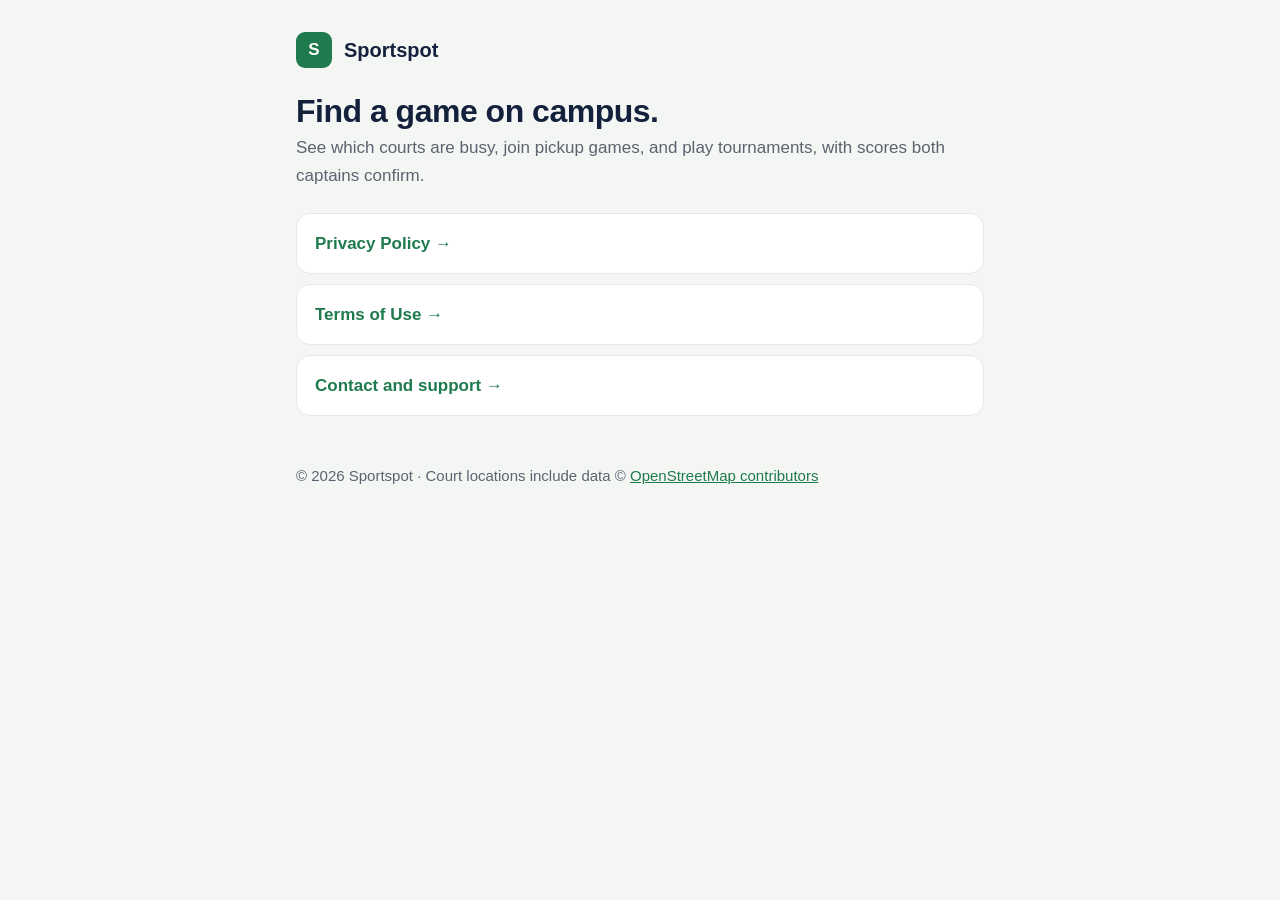
<file: index.html>
<!doctype html>
<html lang="en-GB">
<head>
<meta charset="utf-8">
<meta name="viewport" content="width=device-width, initial-scale=1">
<title>Sportspot</title>
<meta name="description" content="Find courts, see who's playing, and join pickup games and tournaments on campus.">
<link rel="stylesheet" href="style.css">
</head>
<body>
<main>
<header><div class="logo">S</div><a href="./">Sportspot</a></header>

<h1>Find a game on campus.</h1>
<p class="updated">See which courts are busy, join pickup games, and play tournaments, with
scores both captains confirm.</p>

<div class="big-links">
  <a href="privacy.html">Privacy Policy →</a>
  <a href="terms.html">Terms of Use →</a>
  <a href="mailto:sportspotuk@gmail.com">Contact and support →</a>
</div>

<footer>© 2026 Sportspot · Court locations include data © <a href="https://www.openstreetmap.org/copyright">OpenStreetMap contributors</a></footer>
</main>
</body>
</html>
</file>
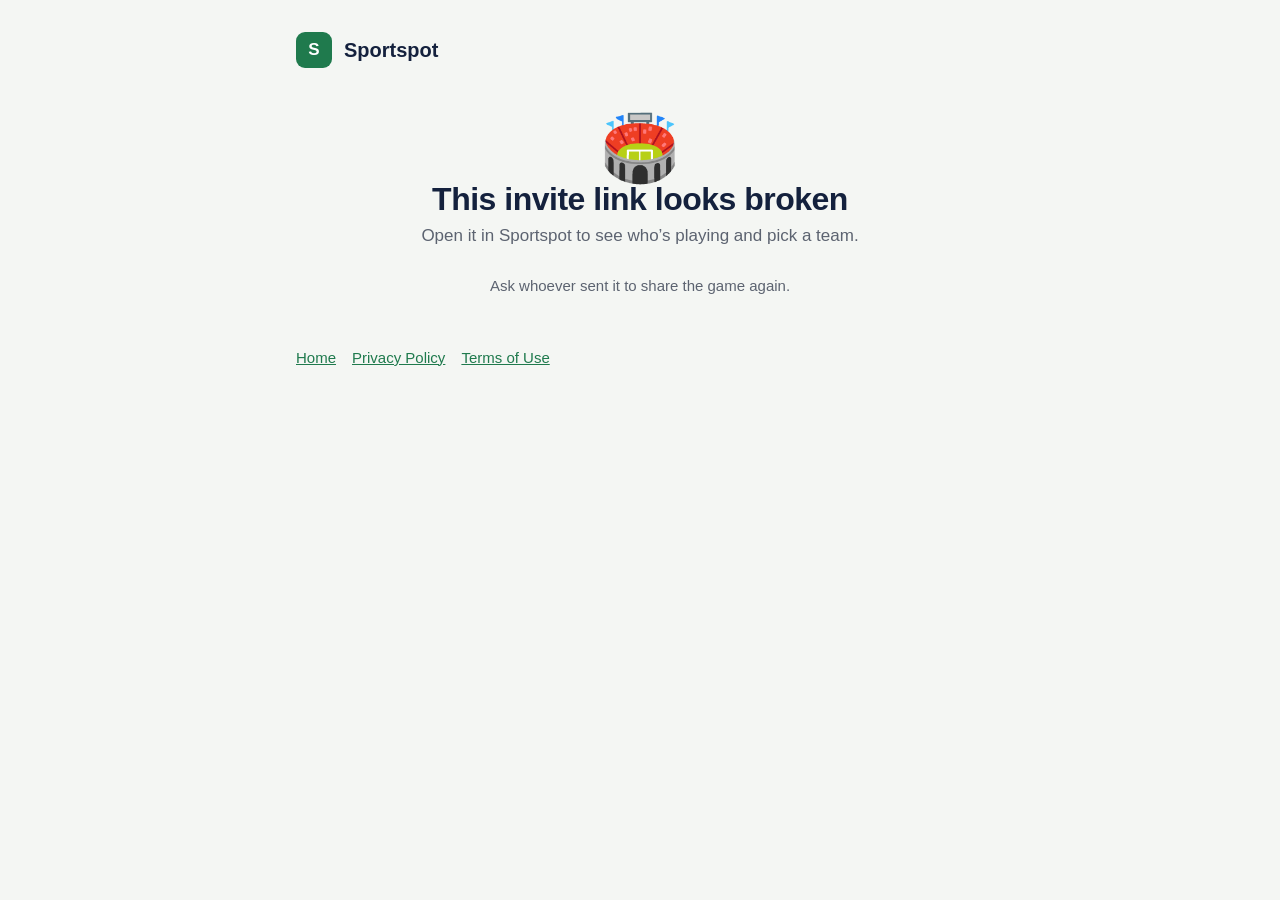
<file: join.html>
<!doctype html>
<html lang="en-GB">
<head>
<meta charset="utf-8">
<meta name="viewport" content="width=device-width, initial-scale=1">
<title>Join a game · Sportspot</title>
<meta name="description" content="You've been invited to a pickup game on Sportspot.">
<meta property="og:title" content="Join my game on Sportspot">
<meta property="og:description" content="Tap to see the game and pick a team.">
<meta name="robots" content="noindex">
<link rel="stylesheet" href="style.css">
<style>
  .invite { text-align: center; padding-top: 24px; }
  .invite .ball { font-size: 64px; line-height: 1; }
  .open { display: block; background: var(--green); color: #fff; text-decoration: none; font-weight: 800;
          font-size: 18px; border-radius: 16px; padding: 18px; margin: 28px 0 12px; }
  .note { color: var(--muted); font-size: 15px; }
  .hidden { display: none; }
</style>
</head>
<body>
<main>
<header><div class="logo">S</div><a href="./">Sportspot</a></header>

<div class="invite">
  <div class="ball">🏟️</div>
  <h1 id="title">You’re invited to a game</h1>
  <p class="updated">Open it in Sportspot to see who’s playing and pick a team.</p>
  <a class="open hidden" id="open" href="#">Open in Sportspot</a>
  <p class="note" id="note">Don’t have Sportspot yet? It’s coming soon to the App Store and Google Play.</p>
</div>

<footer><a href="./">Home</a><a href="privacy.html">Privacy Policy</a><a href="terms.html">Terms of Use</a></footer>
</main>
<script>
  // join.html?game=<id>            → sportspot://game/<id>   (the real app)
  // join.html?game=<id>&app=exp:// → that Expo Go address    (testing only)
  var q = new URLSearchParams(location.search);
  var game = (q.get('game') || '').toLowerCase();
  var app = q.get('app') || '';
  var open = document.getElementById('open');
  if (/^[0-9a-f]{8}-[0-9a-f]{4}-[0-9a-f]{4}-[0-9a-f]{4}-[0-9a-f]{12}$/.test(game)) {
    var testing = /^exps?:\/\/[^\s"'<>]+\/--\/game\/[0-9a-f-]{36}$/i.test(app);
    open.href = testing ? app : 'sportspot://game/' + game;
    if (testing) open.textContent = 'Open in Expo Go (testing)';
    open.classList.remove('hidden');
  } else {
    document.getElementById('title').textContent = 'This invite link looks broken';
    document.getElementById('note').textContent = 'Ask whoever sent it to share the game again.';
  }
</script>
</body>
</html>
</file>
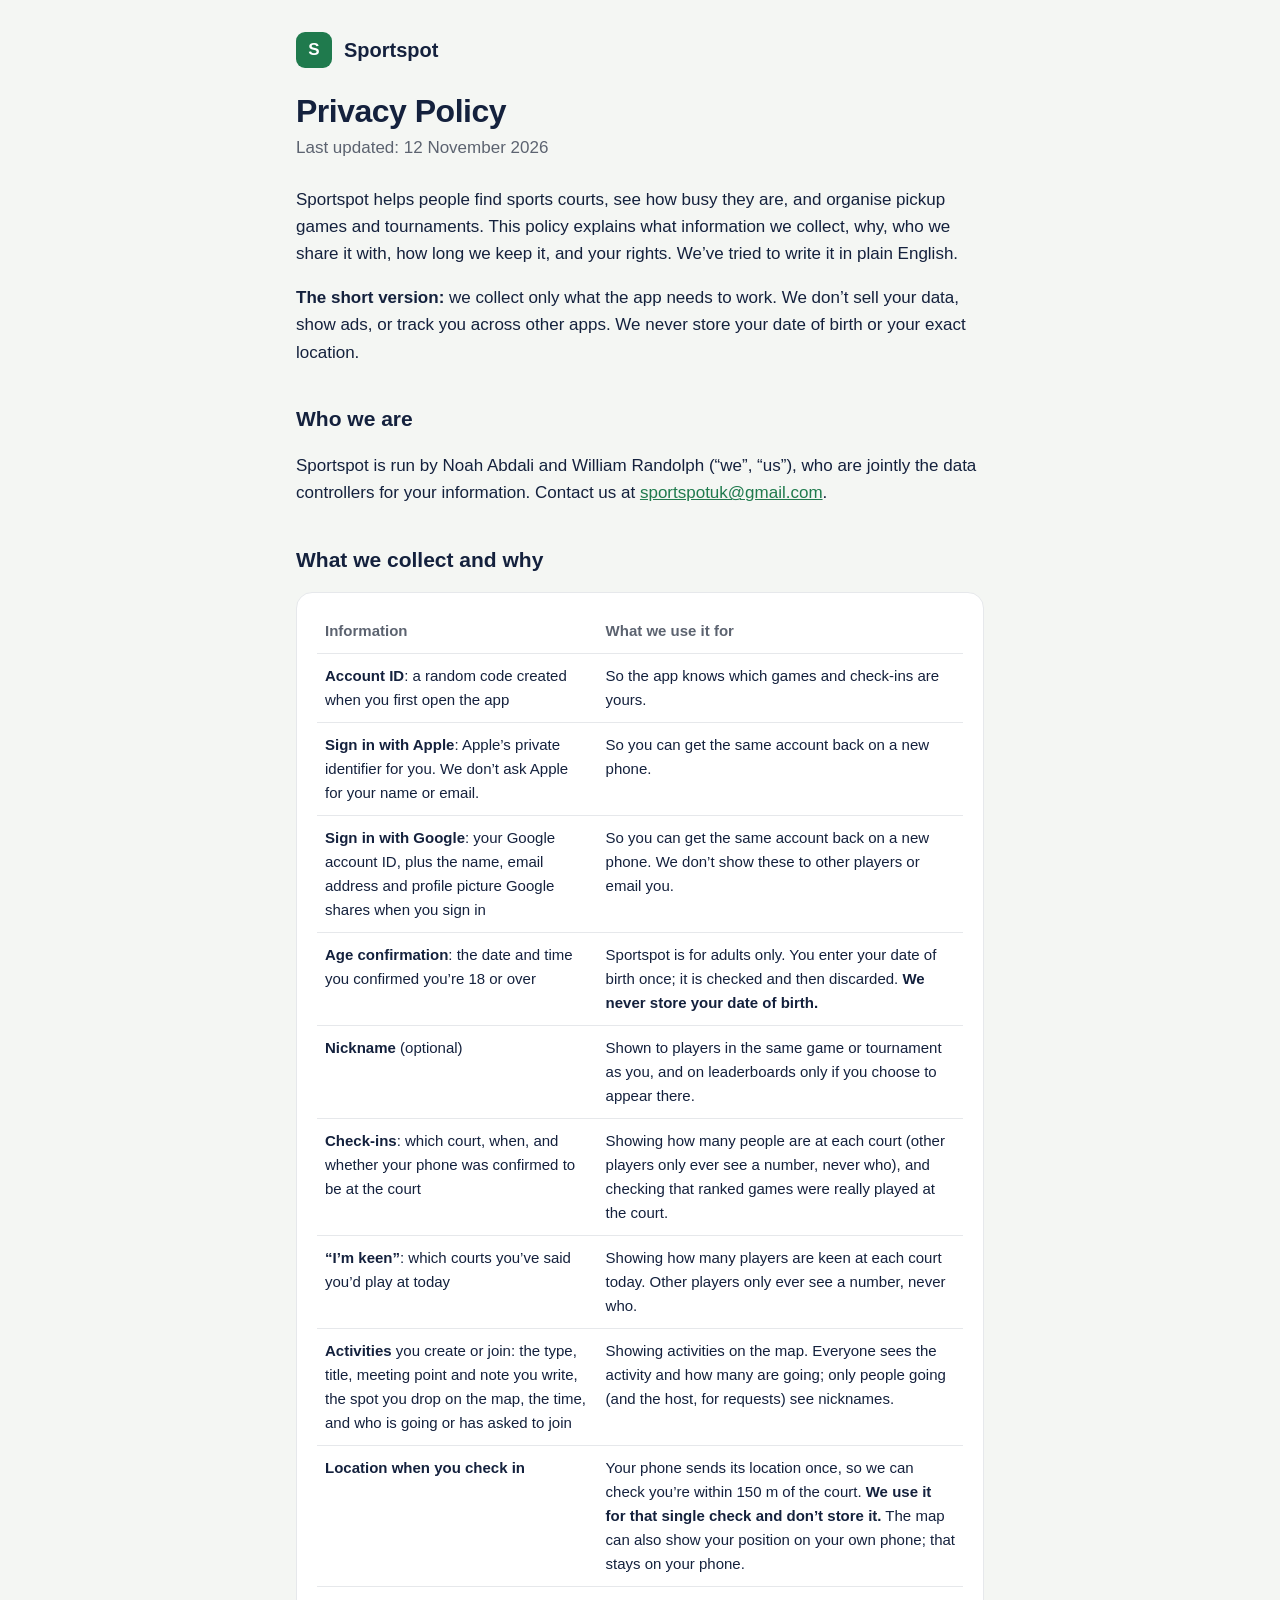
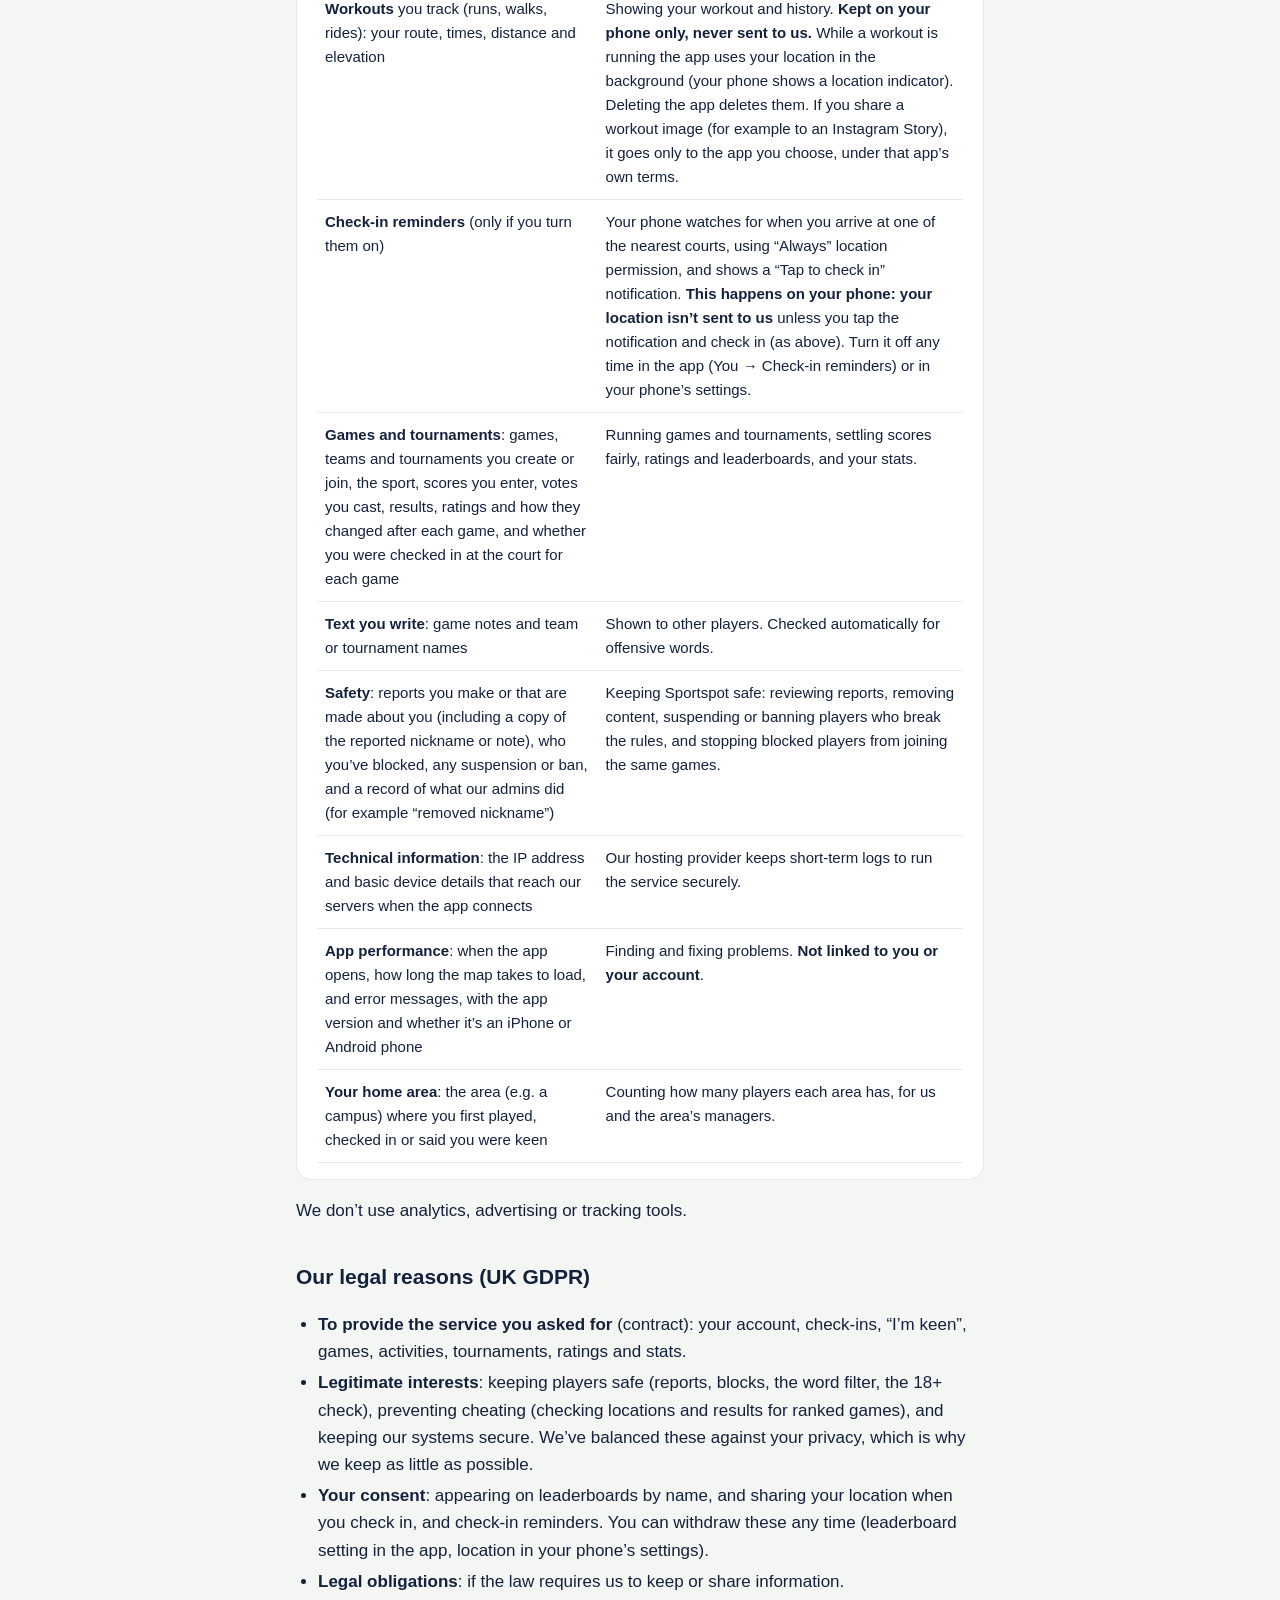
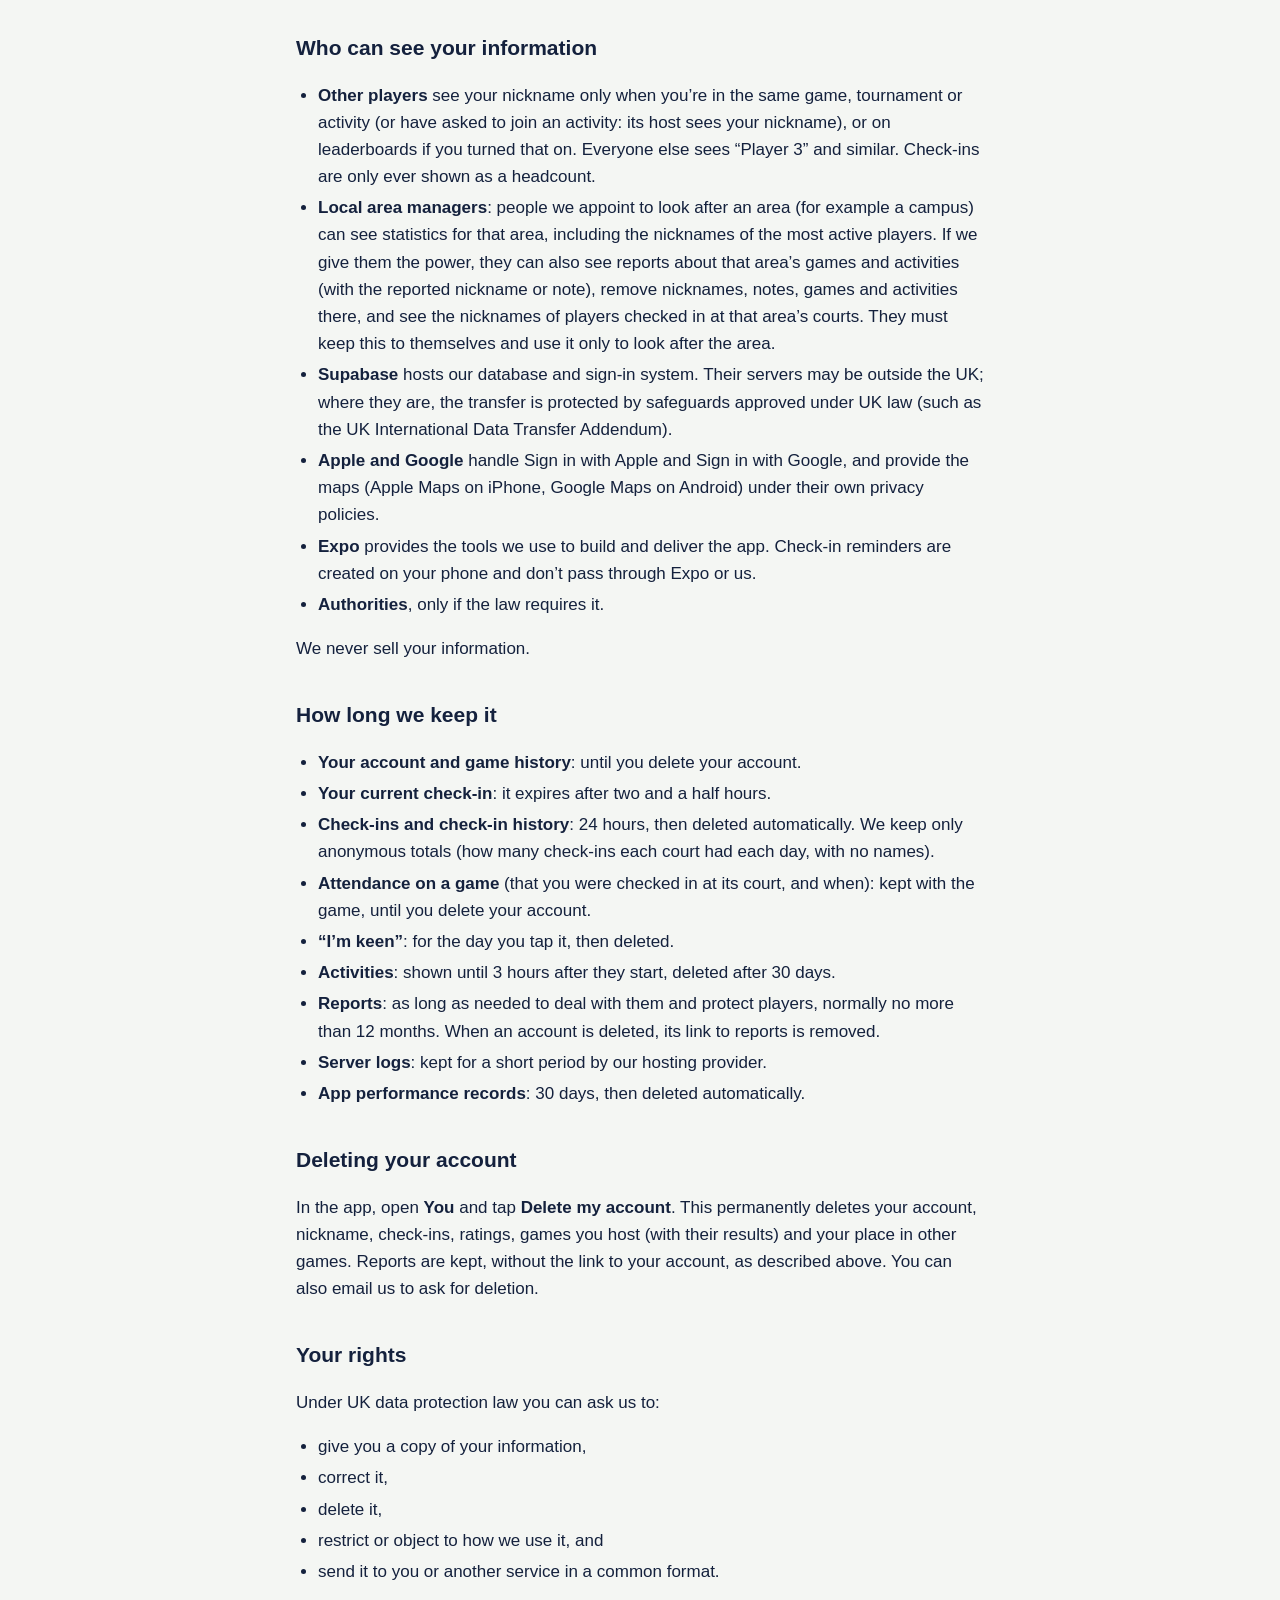
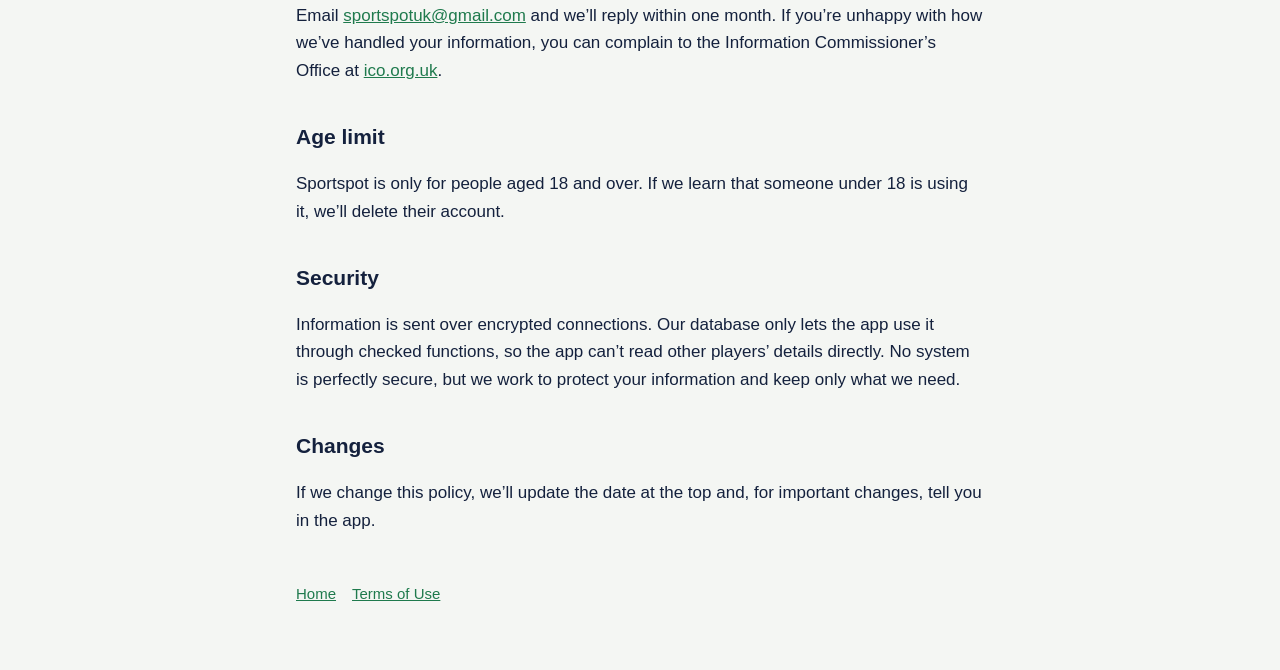
<file: privacy.html>
<!doctype html>
<html lang="en-GB">
<head>
<meta charset="utf-8">
<meta name="viewport" content="width=device-width, initial-scale=1">
<title>Privacy Policy · Sportspot</title>
<link rel="stylesheet" href="style.css">
</head>
<body>
<main>
<header><div class="logo">S</div><a href="./">Sportspot</a></header>

<h1>Privacy Policy</h1>
<p class="updated">Last updated: 12 November 2026</p>

<p>Sportspot helps people find sports courts, see how busy they are, and organise pickup games
and tournaments. This policy explains what information we collect, why, who we share it with,
how long we keep it, and your rights. We’ve tried to write it in plain English.</p>

<p><strong>The short version:</strong> we collect only what the app needs to work. We don’t sell
your data, show ads, or track you across other apps. We never store your date of birth or your
exact location.</p>

<h2>Who we are</h2>
<p>Sportspot is run by Noah Abdali and William Randolph (“we”, “us”), who are jointly
the data controllers for your information. Contact us at
<a href="mailto:sportspotuk@gmail.com">sportspotuk@gmail.com</a>.</p>

<h2>What we collect and why</h2>
<div class="card">
<table>
<tr><th>Information</th><th>What we use it for</th></tr>
<tr><td><strong>Account ID</strong>: a random code created when you first open the app</td>
    <td>So the app knows which games and check-ins are yours.</td></tr>
<tr><td><strong>Sign in with Apple</strong>: Apple’s private identifier for you. We don’t ask Apple for your name or email.</td>
    <td>So you can get the same account back on a new phone.</td></tr>
<tr><td><strong>Sign in with Google</strong>: your Google account ID, plus the name, email address and profile picture Google shares when you sign in</td>
    <td>So you can get the same account back on a new phone. We don’t show these to other players or email you.</td></tr>
<tr><td><strong>Age confirmation</strong>: the date and time you confirmed you’re 18 or over</td>
    <td>Sportspot is for adults only. You enter your date of birth once; it is checked and then
        discarded. <strong>We never store your date of birth.</strong></td></tr>
<tr><td><strong>Nickname</strong> (optional)</td>
    <td>Shown to players in the same game or tournament as you, and on leaderboards only if you
        choose to appear there.</td></tr>
<tr><td><strong>Check-ins</strong>: which court, when, and whether your phone was confirmed to be at the court</td>
    <td>Showing how many people are at each court (other players only ever see a number, never
        who), and checking that ranked games were really played at the court.</td></tr>
<tr><td><strong>“I’m keen”</strong>: which courts you’ve said you’d play at today</td>
    <td>Showing how many players are keen at each court today. Other players only ever see a
        number, never who.</td></tr>
<tr><td><strong>Activities</strong> you create or join: the type, title, meeting point and
        note you write, the spot you drop on the map, the time, and who is going or has asked to join</td>
    <td>Showing activities on the map. Everyone sees the activity and how many are going; only
        people going (and the host, for requests) see nicknames.</td></tr>
<tr><td><strong>Location when you check in</strong></td>
    <td>Your phone sends its location once, so we can check you’re within 150 m of the court.
        <strong>We use it for that single check and don’t store it.</strong> The map can also show
        your position on your own phone; that stays on your phone.</td></tr>
<tr><td><strong>Workouts</strong> you track (runs, walks, rides): your route, times, distance and
        elevation</td>
    <td>Showing your workout and history. <strong>Kept on your phone only, never sent to us.</strong>
        While a workout is running the app uses your location in the background (your phone shows
        a location indicator). Deleting the app deletes them. If you share a workout image (for example
        to an Instagram Story), it goes only to the app you choose, under that app’s own terms.</td></tr>
<tr><td><strong>Check-in reminders</strong> (only if you turn them on)</td>
    <td>Your phone watches for when you arrive at one of the nearest courts, using “Always”
        location permission, and shows a “Tap to check in” notification. <strong>This happens on
        your phone: your location isn’t sent to us</strong> unless you tap the notification and
        check in (as above). Turn it off any time in the app (You → Check-in reminders) or in
        your phone’s settings.</td></tr>
<tr><td><strong>Games and tournaments</strong>: games, teams and tournaments you create or join,
        the sport, scores you enter, votes you cast, results, ratings and how they changed after each game, and whether you were checked
        in at the court for each game</td>
    <td>Running games and tournaments, settling scores fairly, ratings and leaderboards, and your
        stats.</td></tr>
<tr><td><strong>Text you write</strong>: game notes and team or tournament names</td>
    <td>Shown to other players. Checked automatically for offensive words.</td></tr>
<tr><td><strong>Safety</strong>: reports you make or that are made about you (including a copy of
        the reported nickname or note), who you’ve blocked, any suspension or ban, and a record
        of what our admins did (for example “removed nickname”)</td>
    <td>Keeping Sportspot safe: reviewing reports, removing content, suspending or banning players
        who break the rules, and stopping blocked players from joining the same games.</td></tr>
<tr><td><strong>Technical information</strong>: the IP address and basic device details that
        reach our servers when the app connects</td>
    <td>Our hosting provider keeps short-term logs to run the service securely.</td></tr>
<tr><td><strong>App performance</strong>: when the app opens, how long the map takes to load,
        and error messages, with the app version and whether it’s an iPhone or Android phone</td>
    <td>Finding and fixing problems. <strong>Not linked to you or your account</strong>.</td></tr>
<tr><td><strong>Your home area</strong>: the area (e.g. a campus) where you first played, checked in
        or said you were keen</td>
    <td>Counting how many players each area has, for us and the area’s managers.</td></tr>
</table>
</div>

<p>We don’t use analytics, advertising or tracking tools.</p>

<h2>Our legal reasons (UK GDPR)</h2>
<ul>
<li><strong>To provide the service you asked for</strong> (contract): your account, check-ins, “I’m keen”,
    games, activities, tournaments, ratings and stats.</li>
<li><strong>Legitimate interests</strong>: keeping players safe (reports, blocks, the word filter,
    the 18+ check), preventing cheating (checking locations and results for ranked games), and
    keeping our systems secure. We’ve balanced these against your privacy, which is why we keep
    as little as possible.</li>
<li><strong>Your consent</strong>: appearing on leaderboards by name, and sharing your location
    when you check in, and check-in reminders. You can withdraw these any time (leaderboard setting in the app, location
    in your phone’s settings).</li>
<li><strong>Legal obligations</strong>: if the law requires us to keep or share information.</li>
</ul>

<h2>Who can see your information</h2>
<ul>
<li><strong>Other players</strong> see your nickname only when you’re in the same game,
    tournament or activity (or have asked to join an activity: its host sees your nickname),
    or on leaderboards if you turned that on. Everyone else sees “Player 3” and
    similar. Check-ins are only ever shown as a headcount.</li>
<li><strong>Local area managers</strong>: people we appoint to look after an area (for example a
    campus) can see statistics for that area, including the nicknames of the most active players.
    If we give them the power, they can also see reports about that area’s games and activities
    (with the reported nickname or note), remove nicknames, notes, games and activities there, and
    see the nicknames of players checked in at that area’s courts. They must keep this to
    themselves and use it only to look after the area.</li>
<li><strong>Supabase</strong> hosts our database and sign-in system. Their servers may be outside
    the UK; where they are, the transfer is protected by safeguards approved under UK law (such
    as the UK International Data Transfer Addendum).</li>
<li><strong>Apple and Google</strong> handle Sign in with Apple and Sign in with Google, and
    provide the maps (Apple Maps on iPhone, Google Maps on Android) under their own privacy
    policies.</li>
<li><strong>Expo</strong> provides the tools we use to build and deliver the app. Check-in
    reminders are created on your phone and don’t pass through Expo or us.</li>
<li><strong>Authorities</strong>, only if the law requires it.</li>
</ul>
<p>We never sell your information.</p>

<h2>How long we keep it</h2>
<ul>
<li><strong>Your account and game history</strong>: until you delete your account.</li>
<li><strong>Your current check-in</strong>: it expires after two and a half hours.</li>
<li><strong>Check-ins and check-in history</strong>: 24 hours, then deleted automatically.
    We keep only anonymous totals (how many check-ins each court had each day, with no names).</li>
<li><strong>Attendance on a game</strong> (that you were checked in at its court, and when): kept with
    the game, until you delete your account.</li>
<li><strong>“I’m keen”</strong>: for the day you tap it, then deleted.</li>
<li><strong>Activities</strong>: shown until 3 hours after they start, deleted after 30 days.</li>
<li><strong>Reports</strong>: as long as needed to deal with them and protect players, normally
    no more than 12 months. When an account is deleted, its link to reports is removed.</li>
<li><strong>Server logs</strong>: kept for a short period by our hosting provider.</li>
<li><strong>App performance records</strong>: 30 days, then deleted automatically.</li>
</ul>

<h2>Deleting your account</h2>
<p>In the app, open <strong>You</strong> and tap <strong>Delete my account</strong>. This
permanently deletes your account, nickname, check-ins, ratings, games you host (with their
results) and your place in other games. Reports are kept, without the link to your account,
as described above. You can also email us to ask for deletion.</p>

<h2>Your rights</h2>
<p>Under UK data protection law you can ask us to:</p>
<ul>
<li>give you a copy of your information,</li>
<li>correct it,</li>
<li>delete it,</li>
<li>restrict or object to how we use it, and</li>
<li>send it to you or another service in a common format.</li>
</ul>
<p>Email <a href="mailto:sportspotuk@gmail.com">sportspotuk@gmail.com</a> and
we’ll reply within one month. If you’re unhappy with how we’ve handled your information, you
can complain to the Information Commissioner’s Office at
<a href="https://ico.org.uk/make-a-complaint/">ico.org.uk</a>.</p>

<h2>Age limit</h2>
<p>Sportspot is only for people aged 18 and over. If we learn that someone under 18 is using
it, we’ll delete their account.</p>

<h2>Security</h2>
<p>Information is sent over encrypted connections. Our database only lets the app use it
through checked functions, so the app can’t read other players’ details directly. No system is
perfectly secure, but we work to protect your information and keep only what we need.</p>

<h2>Changes</h2>
<p>If we change this policy, we’ll update the date at the top and, for important changes, tell
you in the app.</p>

<footer><a href="./">Home</a><a href="terms.html">Terms of Use</a></footer>
</main>
</body>
</html>
</file>
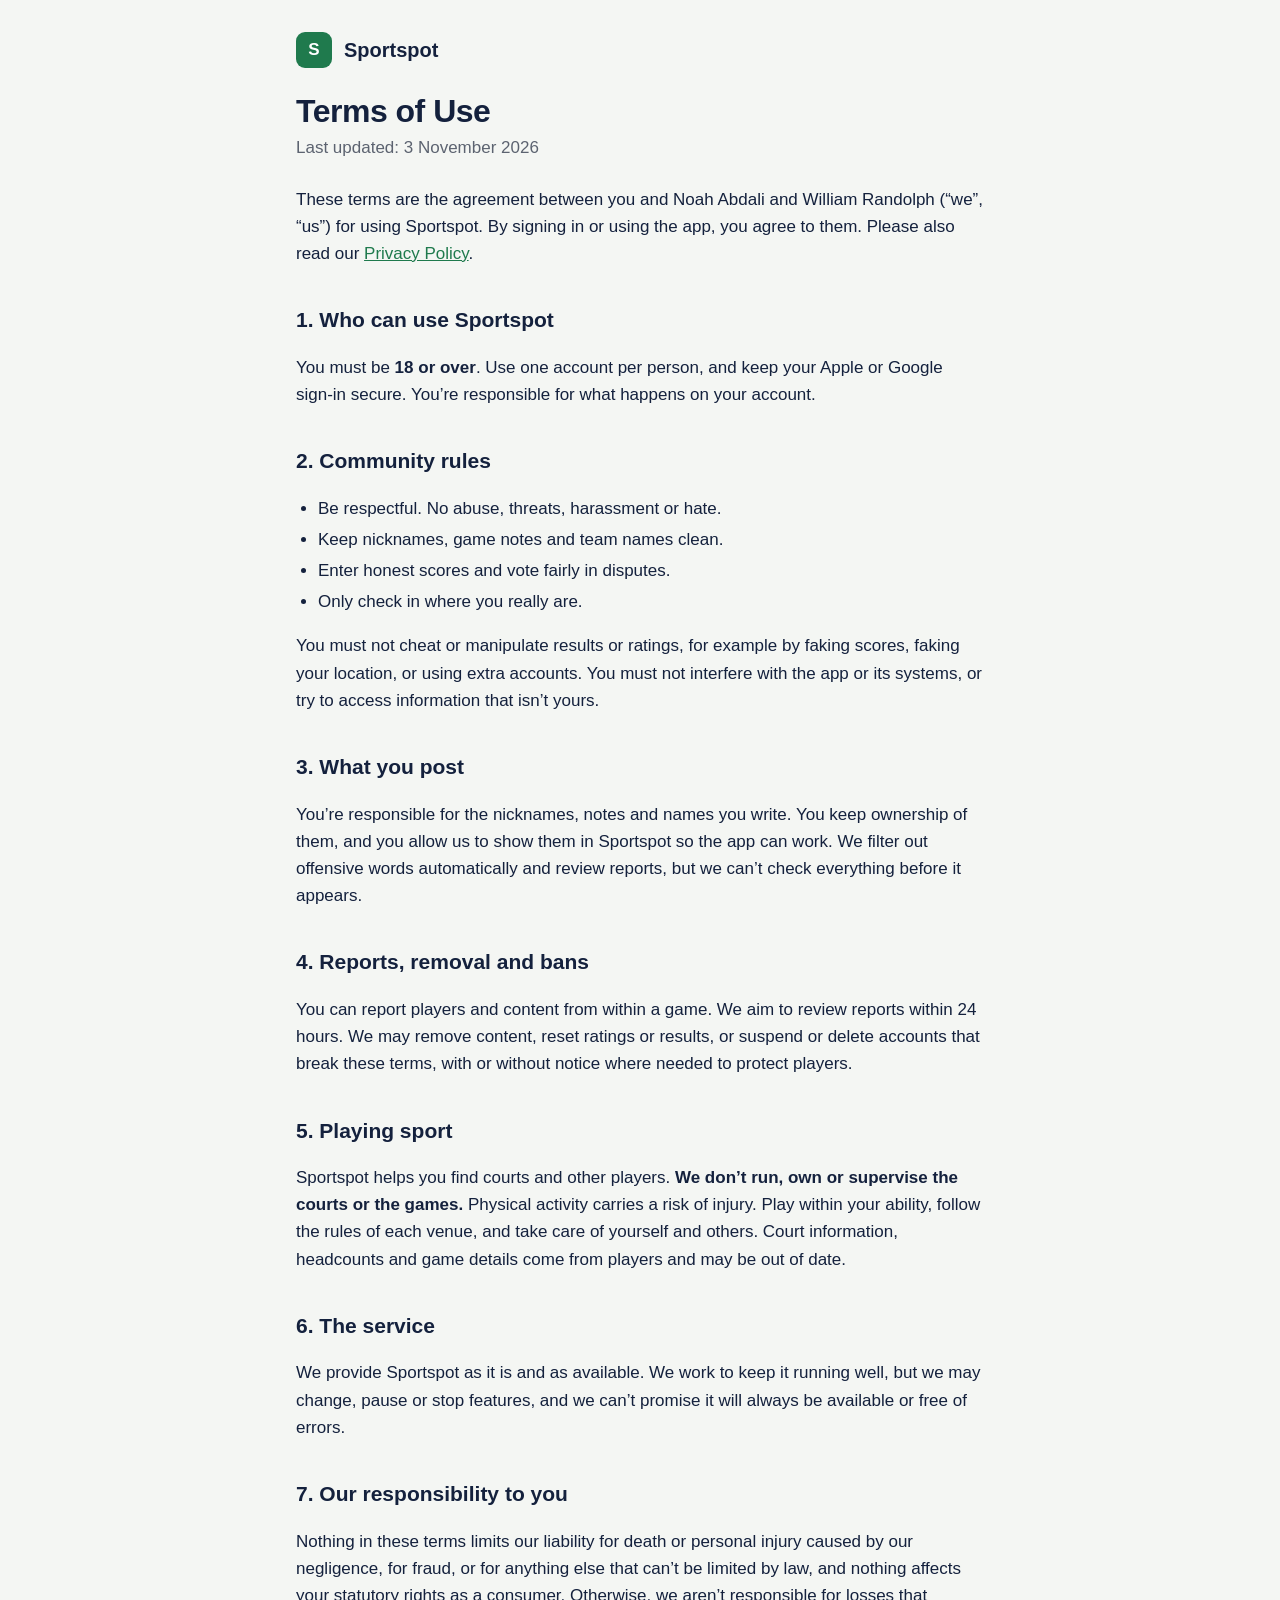
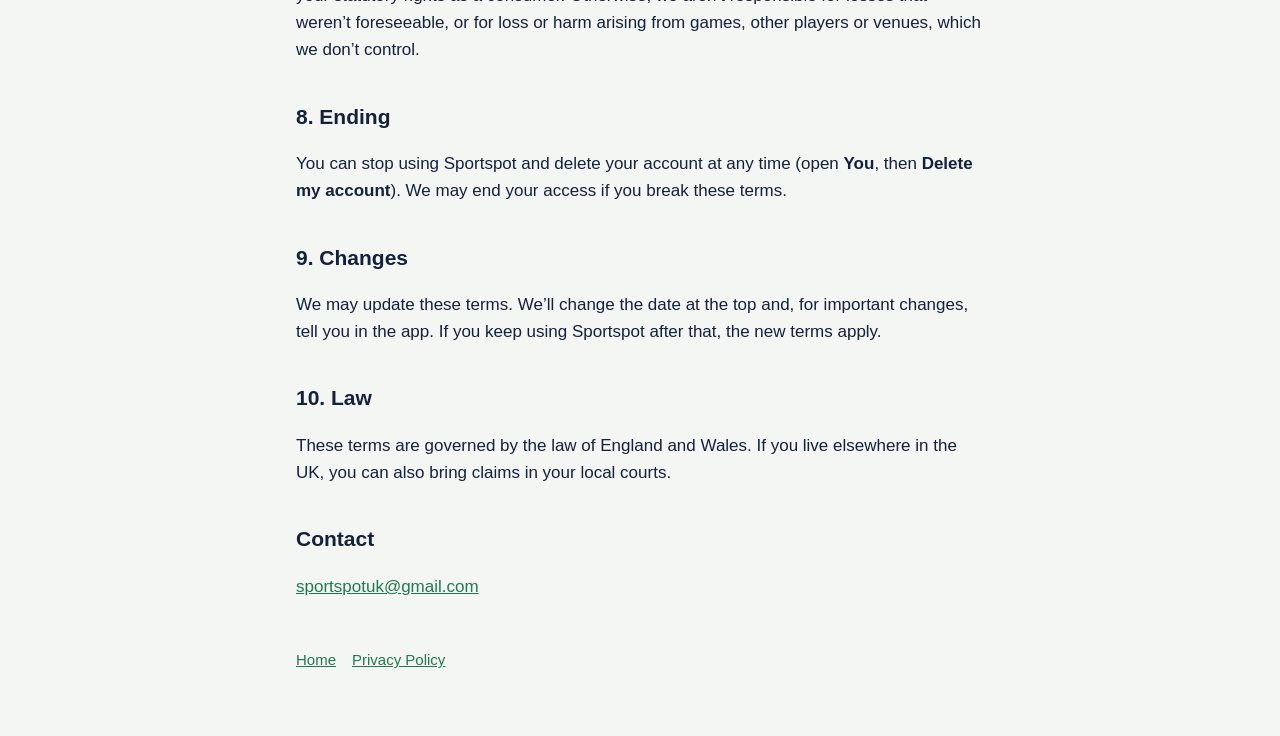
<file: terms.html>
<!doctype html>
<html lang="en-GB">
<head>
<meta charset="utf-8">
<meta name="viewport" content="width=device-width, initial-scale=1">
<title>Terms of Use · Sportspot</title>
<link rel="stylesheet" href="style.css">
</head>
<body>
<main>
<header><div class="logo">S</div><a href="./">Sportspot</a></header>

<h1>Terms of Use</h1>
<p class="updated">Last updated: 3 November 2026</p>

<p>These terms are the agreement between you and Noah Abdali and William Randolph
(“we”, “us”) for using Sportspot. By signing in or using the app, you agree to them. Please also
read our <a href="privacy.html">Privacy Policy</a>.</p>

<h2>1. Who can use Sportspot</h2>
<p>You must be <strong>18 or over</strong>. Use one account per person, and keep your Apple or
Google sign-in secure. You’re responsible for what happens on your account.</p>

<h2>2. Community rules</h2>
<ul>
<li>Be respectful. No abuse, threats, harassment or hate.</li>
<li>Keep nicknames, game notes and team names clean.</li>
<li>Enter honest scores and vote fairly in disputes.</li>
<li>Only check in where you really are.</li>
</ul>
<p>You must not cheat or manipulate results or ratings, for example by faking scores, faking
your location, or using extra accounts. You must not interfere with the app or its systems,
or try to access information that isn’t yours.</p>

<h2>3. What you post</h2>
<p>You’re responsible for the nicknames, notes and names you write. You keep ownership of them,
and you allow us to show them in Sportspot so the app can work. We filter out offensive words
automatically and review reports, but we can’t check everything before it appears.</p>

<h2>4. Reports, removal and bans</h2>
<p>You can report players and content from within a game. We aim to review reports within 24
hours. We may remove content, reset ratings or results, or suspend or delete accounts that
break these terms, with or without notice where needed to protect players.</p>

<h2>5. Playing sport</h2>
<p>Sportspot helps you find courts and other players. <strong>We don’t run, own or supervise
the courts or the games.</strong> Physical activity carries a risk of injury. Play within your
ability, follow the rules of each venue, and take care of yourself and others. Court
information, headcounts and game details come from players and may be out of date.</p>

<h2>6. The service</h2>
<p>We provide Sportspot as it is and as available. We work to keep it running well, but we may
change, pause or stop features, and we can’t promise it will always be available or free of
errors.</p>

<h2>7. Our responsibility to you</h2>
<p>Nothing in these terms limits our liability for death or personal injury caused by our
negligence, for fraud, or for anything else that can’t be limited by law, and nothing affects
your statutory rights as a consumer. Otherwise, we aren’t responsible for losses that weren’t
foreseeable, or for loss or harm arising from games, other players or venues, which we don’t
control.</p>

<h2>8. Ending</h2>
<p>You can stop using Sportspot and delete your account at any time (open <strong>You</strong>,
then <strong>Delete my account</strong>). We may end your access if you break these terms.</p>

<h2>9. Changes</h2>
<p>We may update these terms. We’ll change the date at the top and, for important changes, tell
you in the app. If you keep using Sportspot after that, the new terms apply.</p>

<h2>10. Law</h2>
<p>These terms are governed by the law of England and Wales. If you live elsewhere in the UK,
you can also bring claims in your local courts.</p>

<h2>Contact</h2>
<p><a href="mailto:sportspotuk@gmail.com">sportspotuk@gmail.com</a></p>

<footer><a href="./">Home</a><a href="privacy.html">Privacy Policy</a></footer>
</main>
</body>
</html>
</file>
<file: style.css>
:root { --ink: #14213D; --muted: #5C6370; --line: #E6E8EB; --bg: #F4F6F3; --card: #FFFFFF; --green: #1F7A4D; }
@media (prefers-color-scheme: dark) {
  :root { --ink: #E8ECEF; --muted: #A3AAB3; --line: #2C333B; --bg: #12161B; --card: #1A2027; --green: #4CC38A; }
}
* { box-sizing: border-box; }
body { margin: 0; background: var(--bg); color: var(--ink); font: 17px/1.6 -apple-system, BlinkMacSystemFont, "Segoe UI", Roboto, sans-serif; }
main { max-width: 720px; margin: 0 auto; padding: 32px 16px 64px; }
header { display: flex; align-items: center; gap: 12px; margin-bottom: 24px; }
header a { color: var(--ink); text-decoration: none; font-weight: 800; font-size: 20px; }
.logo { width: 36px; height: 36px; border-radius: 9px; background: var(--green); display: grid; place-items: center; color: #fff; font-weight: 800; }
h1 { font-size: 32px; line-height: 1.2; margin: 0 0 4px; letter-spacing: -0.5px; }
h2 { font-size: 21px; margin: 36px 0 8px; }
h3 { font-size: 17px; margin: 20px 0 4px; }
.updated { color: var(--muted); margin: 0 0 24px; }
.card { background: var(--card); border: 1px solid var(--line); border-radius: 16px; padding: 4px 20px; margin: 16px 0; }
a { color: var(--green); }
ul { padding-left: 22px; }
li { margin: 4px 0; }
table { width: 100%; border-collapse: collapse; margin: 12px 0; font-size: 15px; }
th, td { text-align: left; vertical-align: top; padding: 10px 8px; border-bottom: 1px solid var(--line); }
th { color: var(--muted); font-weight: 700; }
.placeholder { background: #FFF3DC; color: #7A4A00; padding: 0 4px; border-radius: 4px; }
footer { margin-top: 48px; color: var(--muted); font-size: 15px; }
footer a { margin-right: 16px; }
.big-links a { display: block; background: var(--card); border: 1px solid var(--line); border-radius: 14px; padding: 16px 18px; margin: 10px 0; text-decoration: none; font-weight: 700; }
@media (max-width: 480px) { h1 { font-size: 27px; } table { font-size: 14px; } }
</file>
